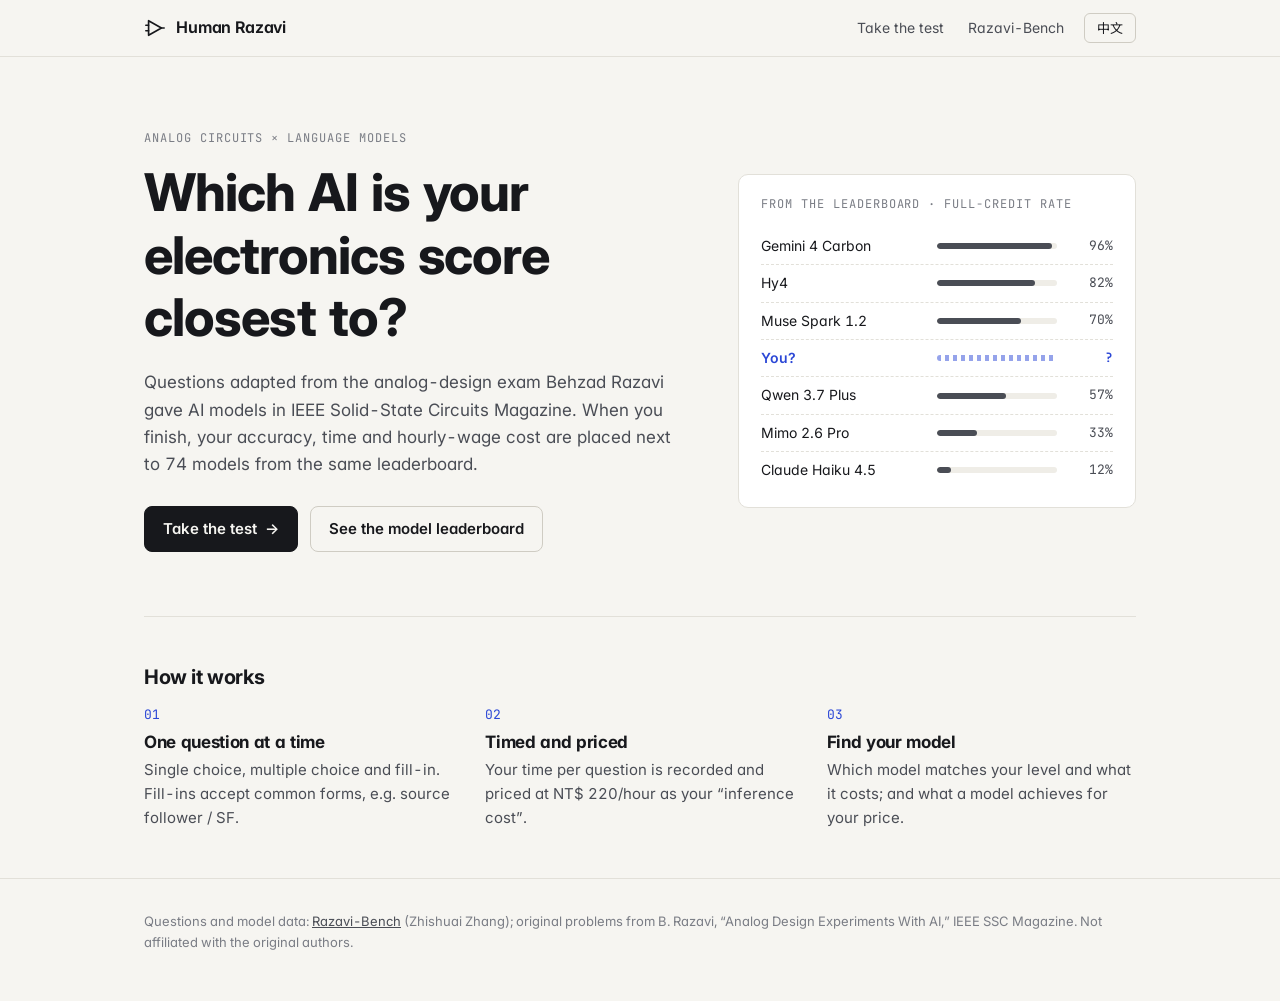
<file: index.html>
<!doctype html>
<html lang="zh-Hant">
<head>
<meta charset="utf-8">
<meta name="viewport" content="width=device-width, initial-scale=1">
<title>Human Razavi</title>
<meta name="description" content="Take the analog-circuit questions from Razavi-Bench and see which AI model you match.">
<link rel="icon" href="data:image/svg+xml,%3Csvg xmlns='http://www.w3.org/2000/svg' viewBox='0 0 32 32'%3E%3Crect width='32' height='32' rx='7' fill='%2317181c'/%3E%3Cpath d='M9 8v16l14-8z' fill='none' stroke='%23fff' stroke-width='2.4' stroke-linejoin='round'/%3E%3C/svg%3E">
<link rel="preconnect" href="https://fonts.googleapis.com">
<link rel="preconnect" href="https://fonts.gstatic.com" crossorigin>
<link href="https://fonts.googleapis.com/css2?family=Inter:wght@400;500;600;700;800&family=JetBrains+Mono:wght@400;500&family=Noto+Sans+TC:wght@400;500;700&display=swap" rel="stylesheet">
<link rel="stylesheet" href="css/style.css">
</head>
<body>
<header class="top">
  <div class="wrap">
    <a class="brand" href="index.html">
      <svg viewBox="0 0 24 24" fill="none" stroke="currentColor" stroke-width="1.8" stroke-linejoin="round" aria-hidden="true"><path d="M5 4v16l14-8z"/><path d="M2 9h3M2 15h3M19 12h3" stroke-linecap="round"/></svg>
      Human Razavi
    </a>
    <nav>
      <a href="test.html" data-i18n="nav.test" class="hide-sm"></a>
      <a href="https://razavi-bench.tokenzhang.com/" target="_blank" rel="noopener" data-i18n="nav.bench"></a>
      <button class="lang" type="button" data-lang-toggle data-i18n="lang.switch"></button>
    </nav>
  </div>
</header>

<main class="wrap">
  <section class="hero">
    <div>
      <div class="kicker" data-i18n="home.kicker"></div>
      <h1 data-i18n-html="home.title"></h1>
      <p class="lede" data-i18n-html="home.lede"></p>
      <div class="ctas">
        <a class="btn" href="test.html"><span data-i18n="home.cta"></span><span class="arr">→</span></a>
        <a class="btn ghost" href="https://razavi-bench.tokenzhang.com/" target="_blank" rel="noopener" data-i18n="home.cta2"></a>
      </div>
    </div>
    <div class="card ladder" id="ladder" hidden>
      <div class="kicker" data-i18n="home.ladder"></div>
      <div id="ladderRows"></div>
    </div>
  </section>

  <section class="section">
    <h2 data-i18n="home.how"></h2>
    <div class="steps">
      <div class="step"><div class="n">01</div><h3 data-i18n="home.step1.t"></h3><p data-i18n="home.step1.d"></p></div>
      <div class="step"><div class="n">02</div><h3 data-i18n="home.step2.t"></h3><p data-i18n="home.step2.d"></p></div>
      <div class="step"><div class="n">03</div><h3 data-i18n="home.step3.t"></h3><p data-i18n="home.step3.d"></p></div>
    </div>
  </section>
</main>

<footer class="foot">
  <div class="wrap" data-i18n-html="home.credit"></div>
</footer>

<script src="js/i18n.js"></script>
<script>
(async function () {
  I18N_VARS = { n: '70+', wage: 220, min: 5, max: 10, bench: 'https://razavi-bench.tokenzhang.com/' };
  let models = [];
  try {
    const [cfg, m] = await Promise.all([loadJSON('data/config.json'), loadJSON('data/models.json')]);
    models = m.models;
    I18N_VARS = { n: models.length, wage: cfg.hourlyWageTWD, min: cfg.quickMode.perLevelMin, max: cfg.quickMode.perLevelMax, bench: cfg.benchUrl };
  } catch (e) { console.warn(e); }
  applyStatic();
  if (!models.length) return;

  // A few models spread across the accuracy range, with an empty "you?" slot in the middle.
  const sorted = models.slice().sort((a, b) => b.accuracy - a.accuracy);
  const picks = [0, 0.12, 0.3, 0.5, 0.72, 0.9].map(f => sorted[Math.round(f * (sorted.length - 1))]);
  const rows = picks.map(m => `<div class="lad-row"><span class="lad-name">${m.name}</span><span class="lad-bar"><i style="width:${m.accuracy}%"></i></span><span class="lad-val">${Math.round(m.accuracy)}%</span></div>`);
  rows.splice(3, 0, `<div class="lad-row you"><span class="lad-name" data-i18n="home.you"></span><span class="lad-bar"></span><span class="lad-val">?</span></div>`);
  document.getElementById('ladderRows').innerHTML = rows.join('');
  document.getElementById('ladder').hidden = false;
  applyStatic();
})();
</script>
</body>
</html>
</file>
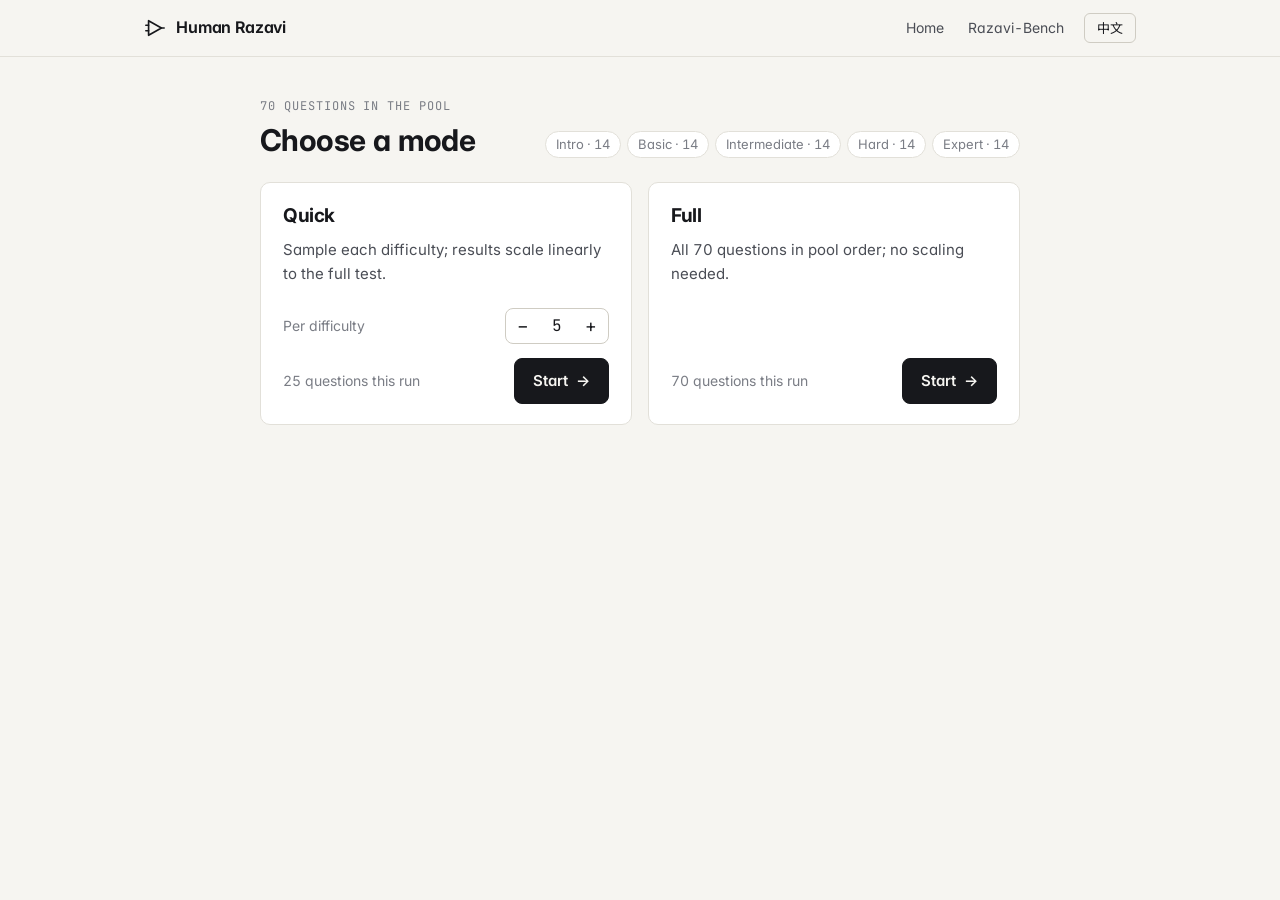
<file: test.html>
<!doctype html>
<html lang="zh-Hant">
<head>
<meta charset="utf-8">
<meta name="viewport" content="width=device-width, initial-scale=1">
<title>Human Razavi Test</title>
<link rel="icon" href="data:image/svg+xml,%3Csvg xmlns='http://www.w3.org/2000/svg' viewBox='0 0 32 32'%3E%3Crect width='32' height='32' rx='7' fill='%2317181c'/%3E%3Cpath d='M9 8v16l14-8z' fill='none' stroke='%23fff' stroke-width='2.4' stroke-linejoin='round'/%3E%3C/svg%3E">
<link rel="preconnect" href="https://fonts.googleapis.com">
<link rel="preconnect" href="https://fonts.gstatic.com" crossorigin>
<link href="https://fonts.googleapis.com/css2?family=Inter:wght@400;500;600;700;800&family=JetBrains+Mono:wght@400;500&family=Noto+Sans+TC:wght@400;500;700&display=swap" rel="stylesheet">
<link rel="stylesheet" href="css/style.css">
</head>
<body>
<header class="top">
  <div class="wrap">
    <a class="brand" href="index.html">
      <svg viewBox="0 0 24 24" fill="none" stroke="currentColor" stroke-width="1.8" stroke-linejoin="round" aria-hidden="true"><path d="M5 4v16l14-8z"/><path d="M2 9h3M2 15h3M19 12h3" stroke-linecap="round"/></svg>
      Human Razavi
    </a>
    <nav>
      <a href="index.html" data-i18n="nav.home" class="hide-sm"></a>
      <a href="https://razavi-bench.tokenzhang.com/" target="_blank" rel="noopener" data-i18n="nav.bench"></a>
      <button class="lang" type="button" data-lang-toggle data-i18n="lang.switch"></button>
    </nav>
  </div>
</header>

<main>
  <div class="wrap narrow view" id="vLoading"><p class="muted">…</p></div>
  <div class="wrap narrow view" id="vError" hidden><div class="err" id="errMsg"></div></div>
  <div class="wrap narrow view" id="vStart" hidden></div>
  <div class="wrap narrow view" id="vQuiz" hidden></div>
  <div class="wrap view" id="vResult" hidden></div>
</main>

<script src="js/i18n.js"></script>
<script src="js/test.js"></script>
</body>
</html>
</file>
<file: css/style.css>
:root {
  --bg: #f6f5f1;
  --surface: #ffffff;
  --sunk: #efede7;
  --ink: #17181c;
  --ink-2: #4a4d55;
  --muted: #7a7d85;
  --line: #e2e0d9;
  --line-2: #cfccc3;
  --accent: #2b47d6;
  --accent-ink: #ffffff;
  --accent-soft: #e6eafb;
  --good: #1c7a45;
  --good-soft: #e3f2e9;
  --bad: #b3261e;
  --bad-soft: #f8e5e3;
  --dot: #9a9ca3;
  --font: "Inter", "Noto Sans TC", system-ui, -apple-system, "PingFang TC", "Microsoft JhengHei", sans-serif;
  --mono: "JetBrains Mono", ui-monospace, "SFMono-Regular", Menlo, monospace;
  --r: 10px;
  color-scheme: light;
}
@media (prefers-color-scheme: dark) {
  :root:not([data-theme="light"]) {
    --bg: #111215; --surface: #1a1b20; --sunk: #15161a; --ink: #ececef; --ink-2: #b9bbc2; --muted: #8a8d96;
    --line: #2a2c33; --line-2: #3a3d45; --accent: #8a9bff; --accent-ink: #0f1020; --accent-soft: #23284a;
    --good: #5cc98a; --good-soft: #17301f; --bad: #f08079; --bad-soft: #3a1c1a; --dot: #6b6e77;
    color-scheme: dark;
  }
}
:root[data-theme="dark"] {
  --bg: #111215; --surface: #1a1b20; --sunk: #15161a; --ink: #ececef; --ink-2: #b9bbc2; --muted: #8a8d96;
  --line: #2a2c33; --line-2: #3a3d45; --accent: #8a9bff; --accent-ink: #0f1020; --accent-soft: #23284a;
  --good: #5cc98a; --good-soft: #17301f; --bad: #f08079; --bad-soft: #3a1c1a; --dot: #6b6e77;
  color-scheme: dark;
}

* { box-sizing: border-box; }
html { -webkit-text-size-adjust: 100%; }
body {
  margin: 0; background: var(--bg); color: var(--ink);
  font: 16px/1.6 var(--font); font-feature-settings: "tnum" 1, "cv11" 1;
  -webkit-font-smoothing: antialiased;
}
a { color: inherit; }
button { font: inherit; color: inherit; }
img { max-width: 100%; }
sub, sup { font-size: .72em; line-height: 0; }
.mono { font-family: var(--mono); }
.muted { color: var(--muted); }

.wrap { max-width: 1040px; margin: 0 auto; padding: 0 24px; }
.wrap.narrow { max-width: 760px; }

/* header */
.top { border-bottom: 1px solid var(--line); background: var(--bg); position: sticky; top: 0; z-index: 10; }
.top .wrap { display: flex; align-items: center; gap: 20px; height: 56px; }
.brand { display: flex; align-items: center; gap: 10px; font-weight: 650; text-decoration: none; letter-spacing: -.01em; }
.brand svg { width: 22px; height: 22px; }
.top nav { margin-left: auto; display: flex; align-items: center; gap: 4px; }
.top nav a { text-decoration: none; color: var(--ink-2); font-size: 14px; padding: 6px 10px; border-radius: 6px; }
.top nav a:hover { color: var(--ink); background: var(--sunk); }
.lang { border: 1px solid var(--line-2); background: transparent; border-radius: 6px; padding: 4px 10px; font-size: 13px; cursor: pointer; margin-left: 6px; min-width: 52px; }
.lang:hover { border-color: var(--ink-2); }

/* buttons */
.btn { display: inline-flex; align-items: center; gap: 8px; border: 1px solid var(--ink); background: var(--ink); color: var(--bg);
  padding: 10px 18px; border-radius: 8px; font-weight: 600; font-size: 15px; text-decoration: none; cursor: pointer; transition: opacity .15s; }
.btn:hover { opacity: .86; }
.btn:disabled { opacity: .35; cursor: not-allowed; }
.btn.ghost { background: transparent; color: var(--ink); border-color: var(--line-2); }
.btn.ghost:hover { border-color: var(--ink-2); opacity: 1; }
.btn.small { padding: 6px 12px; font-size: 13px; }
.btn .arr { transition: transform .15s; }
.btn:hover .arr { transform: translateX(2px); }
.linkbtn { background: none; border: 0; padding: 0; color: var(--muted); font-size: 14px; cursor: pointer; text-decoration: underline; text-underline-offset: 3px; }
.linkbtn:hover { color: var(--ink); }

.kicker { font-family: var(--mono); font-size: 12px; letter-spacing: .08em; text-transform: uppercase; color: var(--muted); }
.card { background: var(--surface); border: 1px solid var(--line); border-radius: var(--r); }
h1, h2, h3 { letter-spacing: -.02em; line-height: 1.2; }
h2 { font-size: 20px; margin: 0 0 16px; }

/* ===== home ===== */
.hero { display: grid; grid-template-columns: 1.15fr .85fr; gap: 56px; padding: 72px 0 64px; align-items: center; }
.hero h1 { font-size: clamp(34px, 5vw, 52px); margin: 14px 0 20px; font-weight: 750; }
.hero p.lede { color: var(--ink-2); font-size: 17px; max-width: 34em; margin: 0 0 28px; }
.hero .ctas { display: flex; gap: 12px; flex-wrap: wrap; }

.ladder { padding: 20px 22px 18px; }
.ladder .kicker { margin-bottom: 14px; }
.lad-row { display: grid; grid-template-columns: minmax(0, 1fr) 120px 44px; gap: 12px; align-items: center; padding: 7px 0; font-size: 14px; }
.lad-row + .lad-row { border-top: 1px dashed var(--line); }
.lad-name { white-space: nowrap; overflow: hidden; text-overflow: ellipsis; }
.lad-bar { height: 6px; background: var(--sunk); border-radius: 3px; overflow: hidden; }
.lad-bar i { display: block; height: 100%; background: var(--ink-2); border-radius: 3px; }
.lad-val { text-align: right; font-family: var(--mono); font-size: 13px; color: var(--ink-2); }
.lad-row.you { color: var(--accent); font-weight: 600; }
.lad-row.you .lad-bar { background: repeating-linear-gradient(90deg, var(--accent) 0 4px, transparent 4px 8px); opacity: .5; }
.lad-row.you .lad-val { color: var(--accent); }

.section { padding: 48px 0; border-top: 1px solid var(--line); }
.steps { display: grid; grid-template-columns: repeat(3, 1fr); gap: 32px; }
.step .n { font-family: var(--mono); font-size: 13px; color: var(--accent); }
.step h3 { font-size: 17px; margin: 6px 0 6px; }
.step p { margin: 0; color: var(--ink-2); font-size: 15px; }
.modes { display: grid; grid-template-columns: 1fr 1fr; gap: 16px; }
.modes .card { padding: 18px 20px; color: var(--ink-2); font-size: 15px; }
.foot { padding: 32px 0 48px; color: var(--muted); font-size: 13px; border-top: 1px solid var(--line); }
.foot a { color: var(--ink-2); }

/* ===== test ===== */
.view { padding: 40px 0 72px; }
.view[hidden] { display: none; }
.err { padding: 16px 18px; border: 1px solid var(--bad); background: var(--bad-soft); border-radius: var(--r); color: var(--ink); }

.start-head { display: flex; justify-content: space-between; align-items: end; gap: 16px; flex-wrap: wrap; margin-bottom: 24px; }
.start-head h1 { font-size: 30px; margin: 6px 0 0; }
.levels-strip { display: flex; gap: 6px; flex-wrap: wrap; font-size: 13px; color: var(--muted); }
.levels-strip span { border: 1px solid var(--line); border-radius: 999px; padding: 2px 10px; background: var(--surface); }
.mode-grid { display: grid; grid-template-columns: 1fr 1fr; gap: 16px; }
.mode { padding: 22px 22px 20px; display: flex; flex-direction: column; gap: 10px; }
.mode h3 { margin: 0; font-size: 19px; }
.mode p { margin: 0; color: var(--ink-2); font-size: 15px; }
.mode .row { display: flex; align-items: center; justify-content: space-between; gap: 12px; margin-top: auto; padding-top: 12px; flex-wrap: wrap; }
.stepper { display: inline-flex; align-items: center; border: 1px solid var(--line-2); border-radius: 8px; overflow: hidden; }
.stepper button { width: 34px; height: 34px; border: 0; background: transparent; cursor: pointer; font-size: 18px; }
.stepper button:hover { background: var(--sunk); }
.stepper output { min-width: 34px; text-align: center; font-family: var(--mono); }
.rules { margin-top: 20px; font-size: 14px; color: var(--muted); }

.qbar { display: flex; align-items: center; gap: 14px; font-size: 14px; color: var(--ink-2); margin-bottom: 10px; flex-wrap: wrap; }
.qbar .chip { font-size: 12px; border: 1px solid var(--line-2); border-radius: 999px; padding: 1px 9px; color: var(--ink-2); }
.qbar .timer { margin-left: auto; font-family: var(--mono); color: var(--ink); }
.pbar { height: 3px; background: var(--line); border-radius: 2px; margin-bottom: 28px; overflow: hidden; }
.pbar i { display: block; height: 100%; background: var(--ink); transition: width .25s; }

.qcard { padding: 28px; }
.qnum { font-family: var(--mono); font-size: 13px; color: var(--muted); margin-bottom: 8px; }
.qtext { font-size: 19px; line-height: 1.65; margin: 0 0 20px; }
.figs { display: grid; gap: 12px; margin: 0 0 22px; }
.figs figure { margin: 0; background: #fff; border: 1px solid var(--line); border-radius: 8px; padding: 12px; text-align: center; }
.figs img { display: block; margin: 0 auto; max-height: 360px; width: auto; }
.figs figcaption { font-size: 13px; color: #6b6e76; margin-top: 6px; }
.hint { font-size: 13px; color: var(--muted); margin-bottom: 8px; }
.opts { display: grid; gap: 8px; }
.opt { display: flex; gap: 12px; align-items: flex-start; padding: 12px 14px; border: 1px solid var(--line); border-radius: 8px; cursor: pointer; background: var(--surface); transition: border-color .12s, background .12s; }
.opt:hover { border-color: var(--line-2); }
.opt input { position: absolute; opacity: 0; pointer-events: none; }
.opt .key { flex: none; width: 24px; height: 24px; border: 1px solid var(--line-2); display: grid; place-items: center; font-family: var(--mono); font-size: 12px; color: var(--ink-2); }
.opt.radio .key { border-radius: 50%; }
.opt.check .key { border-radius: 5px; }
.opt.sel { border-color: var(--accent); background: var(--accent-soft); }
.opt.sel .key { background: var(--accent); border-color: var(--accent); color: var(--accent-ink); }
.opt:has(input:focus-visible) { outline: 2px solid var(--accent); outline-offset: 2px; }
.fill { width: 100%; font: inherit; font-size: 18px; padding: 12px 14px; border: 1px solid var(--line-2); border-radius: 8px; background: var(--surface); color: var(--ink); }
.fill:focus { outline: none; border-color: var(--accent); box-shadow: 0 0 0 3px var(--accent-soft); }
.qactions { display: flex; align-items: center; gap: 12px; margin-top: 24px; }
.qactions .linkbtn:last-child { margin-left: auto; }

/* results */
.res-head { margin-bottom: 28px; }
.res-head h1 { font-size: clamp(30px, 4.6vw, 46px); margin: 8px 0 8px; font-weight: 750; }
.res-head h1 em { font-style: normal; color: var(--accent); }
.res-head p { margin: 0; color: var(--ink-2); }
.stats { display: grid; grid-template-columns: repeat(3, 1fr); gap: 0; border: 1px solid var(--line); border-radius: var(--r); background: var(--surface); margin-bottom: 16px; }
.stat { padding: 18px 20px; }
.stat + .stat { border-left: 1px solid var(--line); }
.stat .lbl { font-size: 13px; color: var(--muted); }
.stat .val { font-size: 30px; font-weight: 700; letter-spacing: -.02em; margin: 2px 0; font-variant-numeric: tabular-nums; }
.stat .sub { font-size: 13px; color: var(--ink-2); }
.cmp-grid { display: grid; grid-template-columns: 1fr 1fr; gap: 16px; margin-bottom: 16px; }
.cmp { padding: 18px 20px; }
.cmp .q { font-size: 13px; color: var(--muted); }
.cmp .name { font-size: 22px; font-weight: 700; margin: 4px 0 12px; letter-spacing: -.01em; }
.cmp .prov { font-size: 13px; color: var(--muted); font-weight: 400; margin-left: 6px; }
.cmp dl { display: grid; grid-template-columns: auto 1fr; gap: 6px 16px; margin: 0; font-size: 14px; }
.cmp dt { color: var(--muted); }
.cmp dd { margin: 0; }
.cmp dd b { font-variant-numeric: tabular-nums; }
.cmp dd span { color: var(--ink-2); margin-left: 6px; }
.beat { font-size: 14px; color: var(--ink-2); margin: 0 0 32px; }

.block { margin-top: 36px; }
.block h2 { display: flex; align-items: baseline; justify-content: space-between; gap: 12px; flex-wrap: wrap; }
.chartbox { padding: 16px 12px 8px; position: relative; }
.chartbox svg { display: block; width: 100%; height: auto; overflow: visible; }
.chartbox .axis text { fill: var(--muted); font: 11px var(--mono); }
.chartbox .grid line { stroke: var(--line); }
.chartbox .dot { fill: var(--dot); stroke: var(--surface); stroke-width: 1.5; }
.chartbox .dot.hl { fill: var(--ink); }
.chartbox .you { fill: var(--accent); stroke: var(--surface); stroke-width: 2; }
.chartbox .lbl { fill: var(--ink); font: 600 12px var(--font); }
.chartbox .lbl.you-l { fill: var(--accent); }
.chartbox .lbl-bg { stroke: var(--surface); stroke-width: 4; stroke-linejoin: round; paint-order: stroke; }
.chartbox .hit { fill: transparent; cursor: default; }
.tip { position: absolute; pointer-events: none; background: var(--ink); color: var(--bg); font-size: 12px; padding: 6px 9px; border-radius: 6px; white-space: nowrap; transform: translate(-50%, calc(-100% - 10px)); opacity: 0; transition: opacity .1s; }
.tip.on { opacity: 1; }
.note { font-size: 13px; color: var(--muted); margin: 8px 4px 0; }

table.lv { width: 100%; border-collapse: collapse; font-size: 14px; background: var(--surface); border: 1px solid var(--line); border-radius: var(--r); overflow: hidden; }
table.lv th, table.lv td { padding: 10px 14px; text-align: right; border-bottom: 1px solid var(--line); font-variant-numeric: tabular-nums; }
table.lv th:first-child, table.lv td:first-child { text-align: left; }
table.lv th { font-weight: 500; color: var(--muted); font-size: 13px; background: var(--sunk); }
table.lv tr:last-child td { border-bottom: 0; }
.tblwrap { overflow-x: auto; }

.review { display: grid; gap: 8px; }
.rv { background: var(--surface); border: 1px solid var(--line); border-radius: 8px; }
.rv summary { list-style: none; display: grid; grid-template-columns: 34px 1fr auto auto; gap: 12px; align-items: center; padding: 12px 14px; cursor: pointer; }
.rv summary::-webkit-details-marker { display: none; }
.rv .no { font-family: var(--mono); font-size: 13px; color: var(--muted); }
.rv .sm { overflow: hidden; text-overflow: ellipsis; white-space: nowrap; font-size: 15px; }
.rv .tm { font-family: var(--mono); font-size: 12px; color: var(--muted); }
.mark { font-size: 12px; font-weight: 600; padding: 2px 8px; border-radius: 999px; display: inline-flex; gap: 4px; align-items: center; }
.mark.ok { color: var(--good); background: var(--good-soft); }
.mark.no { color: var(--bad); background: var(--bad-soft); }
.mark.part { color: var(--ink-2); background: var(--sunk); }
.rv .body { padding: 4px 16px 16px 60px; border-top: 1px dashed var(--line); }
.rv .body .qtext { font-size: 16px; margin: 12px 0; }
.rv .body .figs img { max-height: 260px; }
.ans { display: grid; grid-template-columns: max-content 1fr; gap: 6px 16px; font-size: 14px; margin: 10px 0; }
.ans dt { color: var(--muted); }
.ans dd { margin: 0; }
.ans dd.bad { color: var(--bad); }
.ans dd.good { color: var(--good); }
.expl { font-size: 14px; color: var(--ink-2); background: var(--sunk); border-radius: 6px; padding: 10px 12px; margin-top: 8px; }
.expl b:first-child { color: var(--ink); margin-right: 6px; }
.endrow { display: flex; gap: 12px; flex-wrap: wrap; margin-top: 36px; }

@media (max-width: 820px) {
  .hero { grid-template-columns: 1fr; gap: 36px; padding: 44px 0 40px; }
  .steps, .modes, .mode-grid, .cmp-grid { grid-template-columns: 1fr; }
  .steps { gap: 22px; }
}
@media (max-width: 560px) {
  .wrap { padding: 0 16px; }
  .top .wrap { gap: 10px; }
  .top nav a.hide-sm { display: none; }
  .qcard { padding: 20px 16px; }
  .qtext { font-size: 17px; }
  .stats { grid-template-columns: 1fr; }
  .stat + .stat { border-left: 0; border-top: 1px solid var(--line); }
  .rv summary { grid-template-columns: 28px 1fr auto; }
  .rv .tm { display: none; }
  .rv .body { padding-left: 16px; }
  .lad-row { grid-template-columns: minmax(0, 1fr) 72px 40px; }
}

.res-head .comment { font-size: clamp(18px, 2.6vw, 24px); font-weight: 650; margin: 0 0 10px; color: var(--ink); }
.chartbox .dot.guess { fill: #e08a00; }
.chartbox .lbl.guess-l { fill: #e08a00; }
.share-ov { position: fixed; inset: 0; background: rgba(0,0,0,.6); display: flex; align-items: center; justify-content: center; z-index: 50; padding: 16px; }
.share-box { background: var(--surface); border-radius: 14px; padding: 18px; max-width: 460px; width: 100%; max-height: 94vh; overflow: auto; }
.share-box h2 { margin: 0 0 12px; font-size: 18px; }
.share-box img { width: 100%; height: auto; display: block; border: 1px solid var(--line); border-radius: 8px; }
.share-act { display: flex; gap: 10px; flex-wrap: wrap; margin-top: 14px; }
</file>
